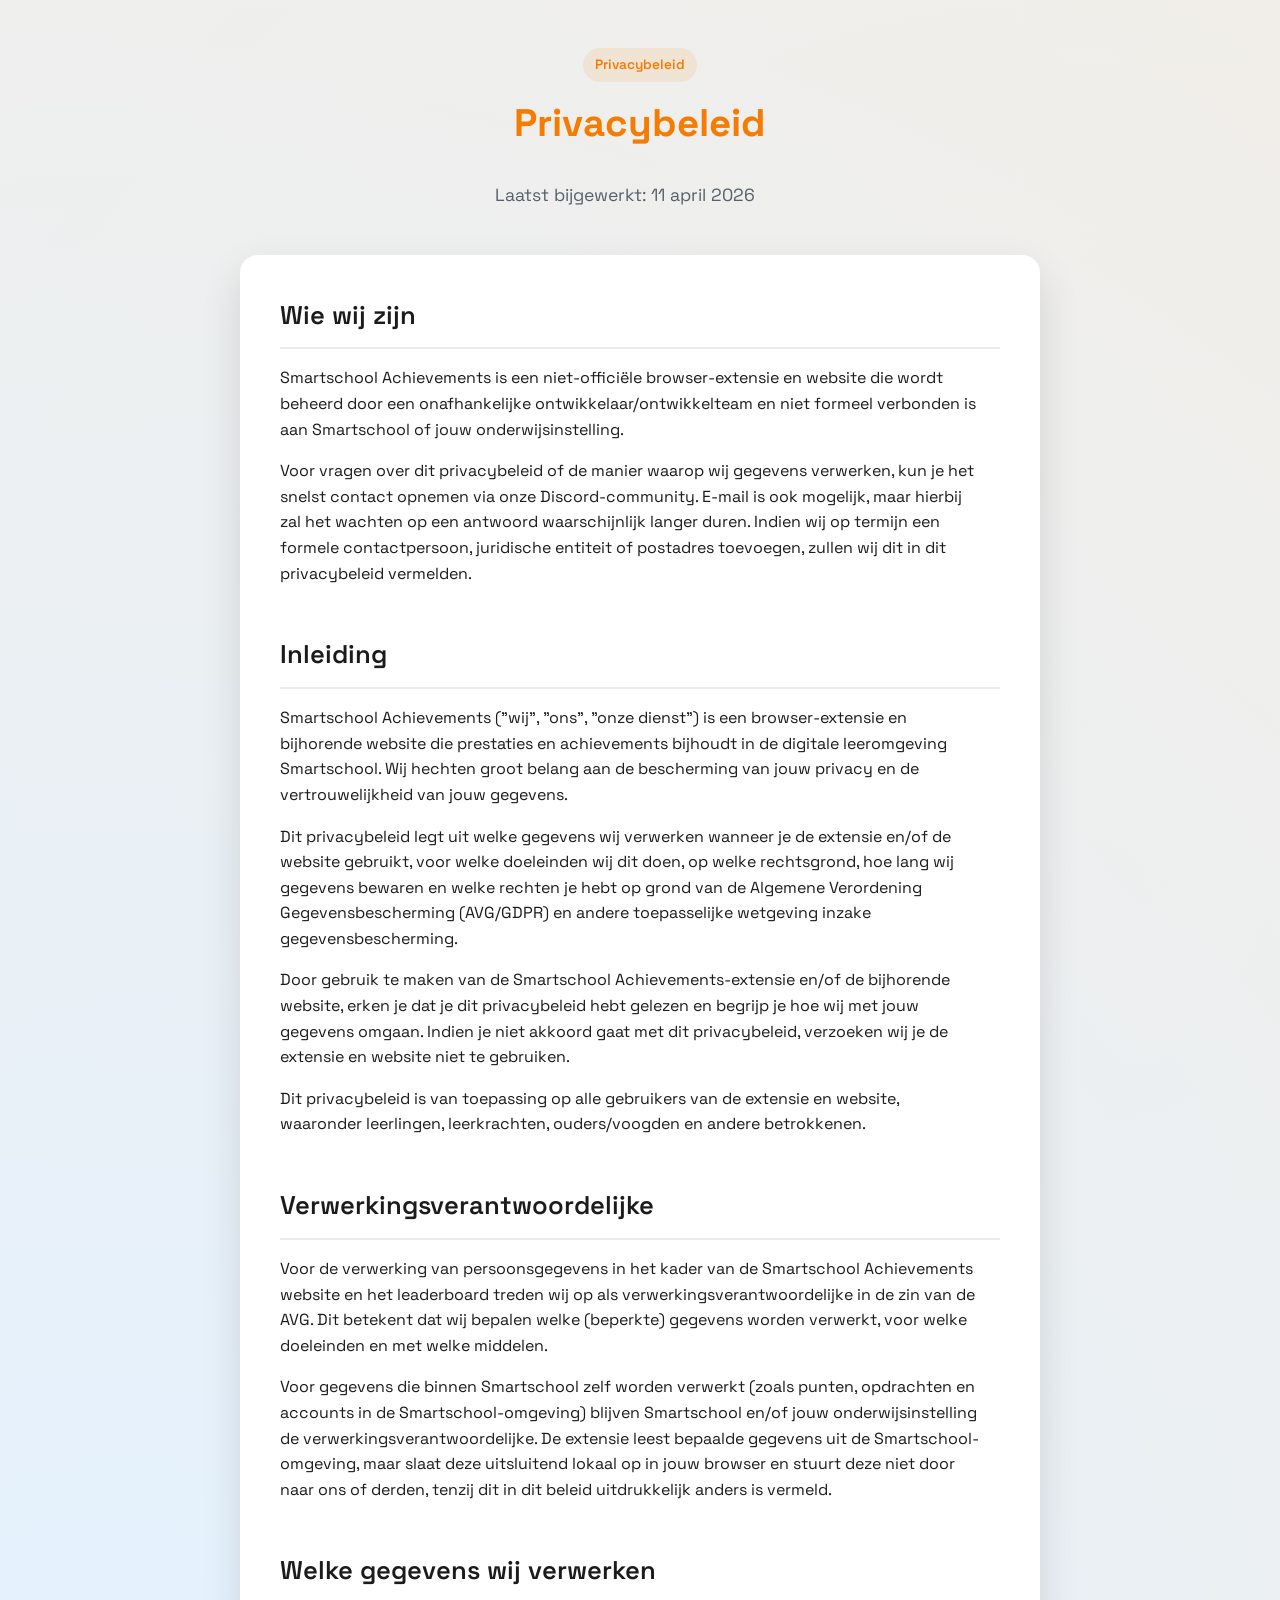
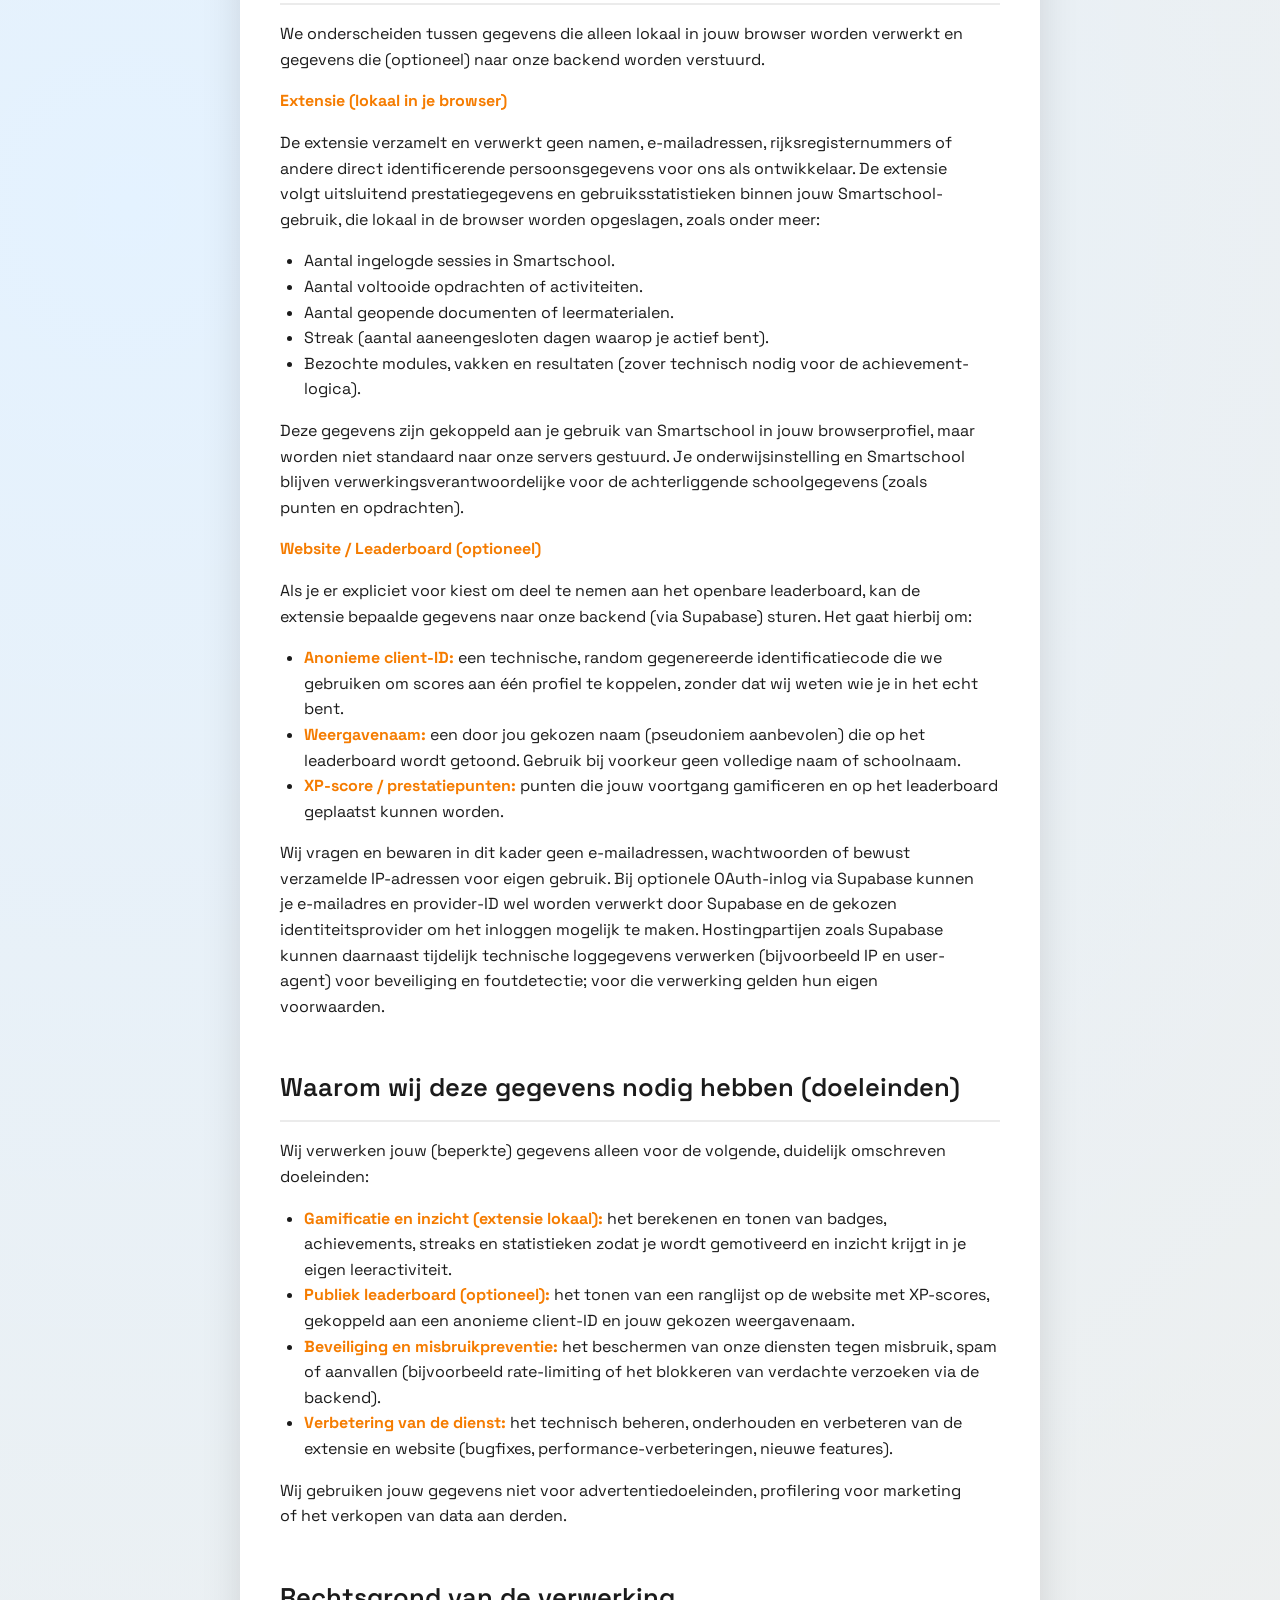
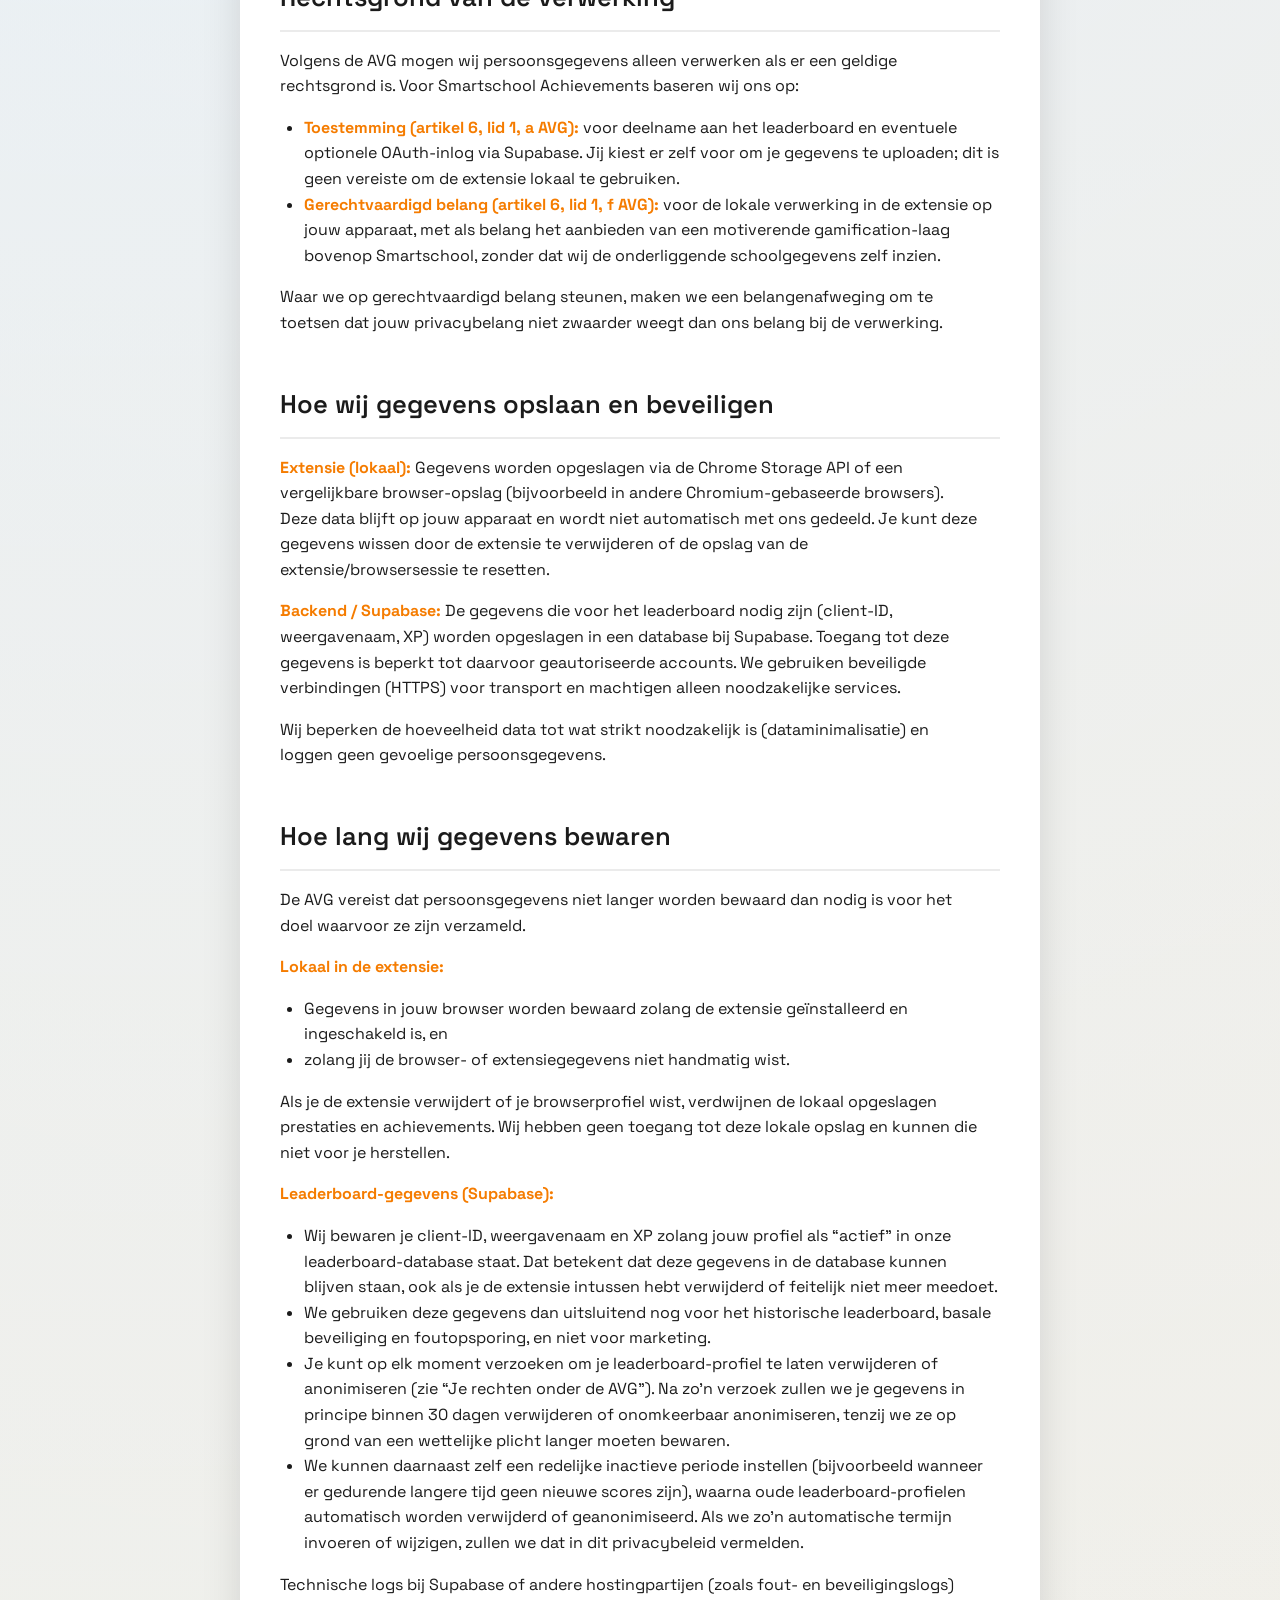
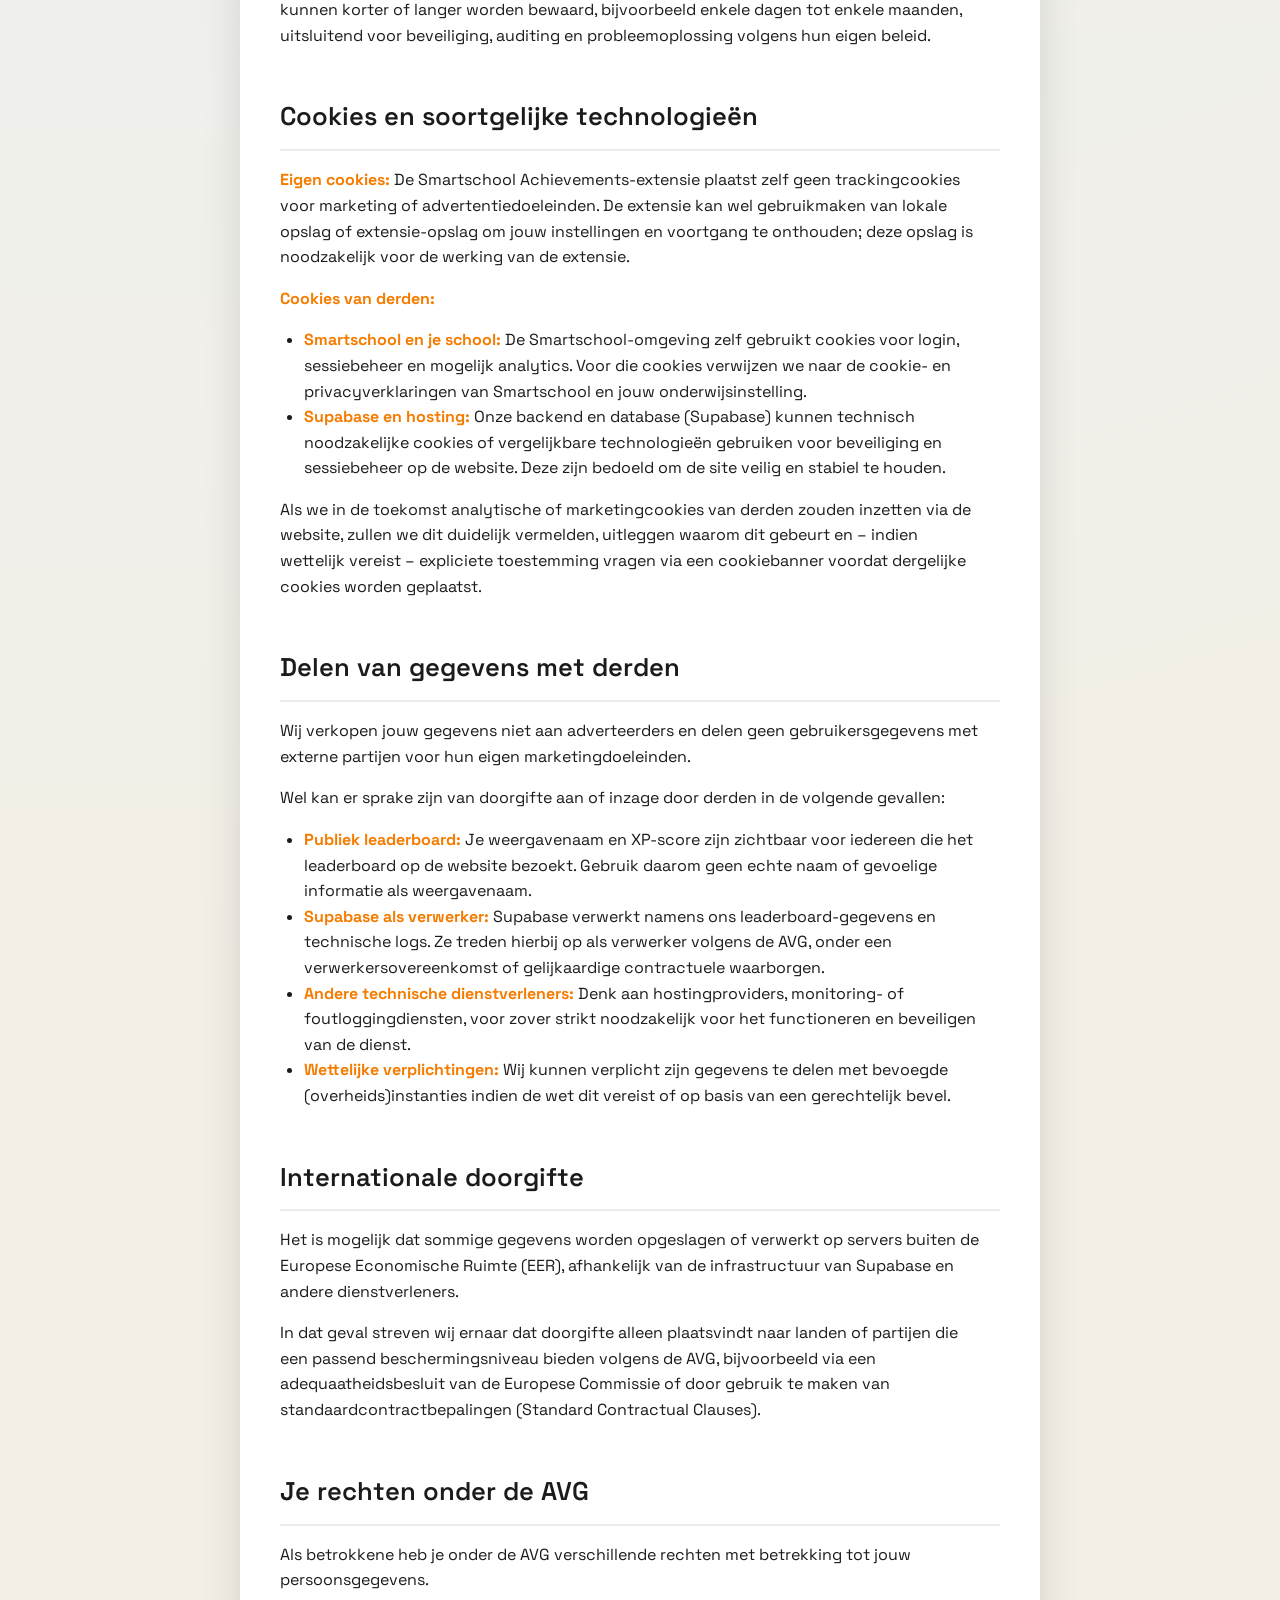
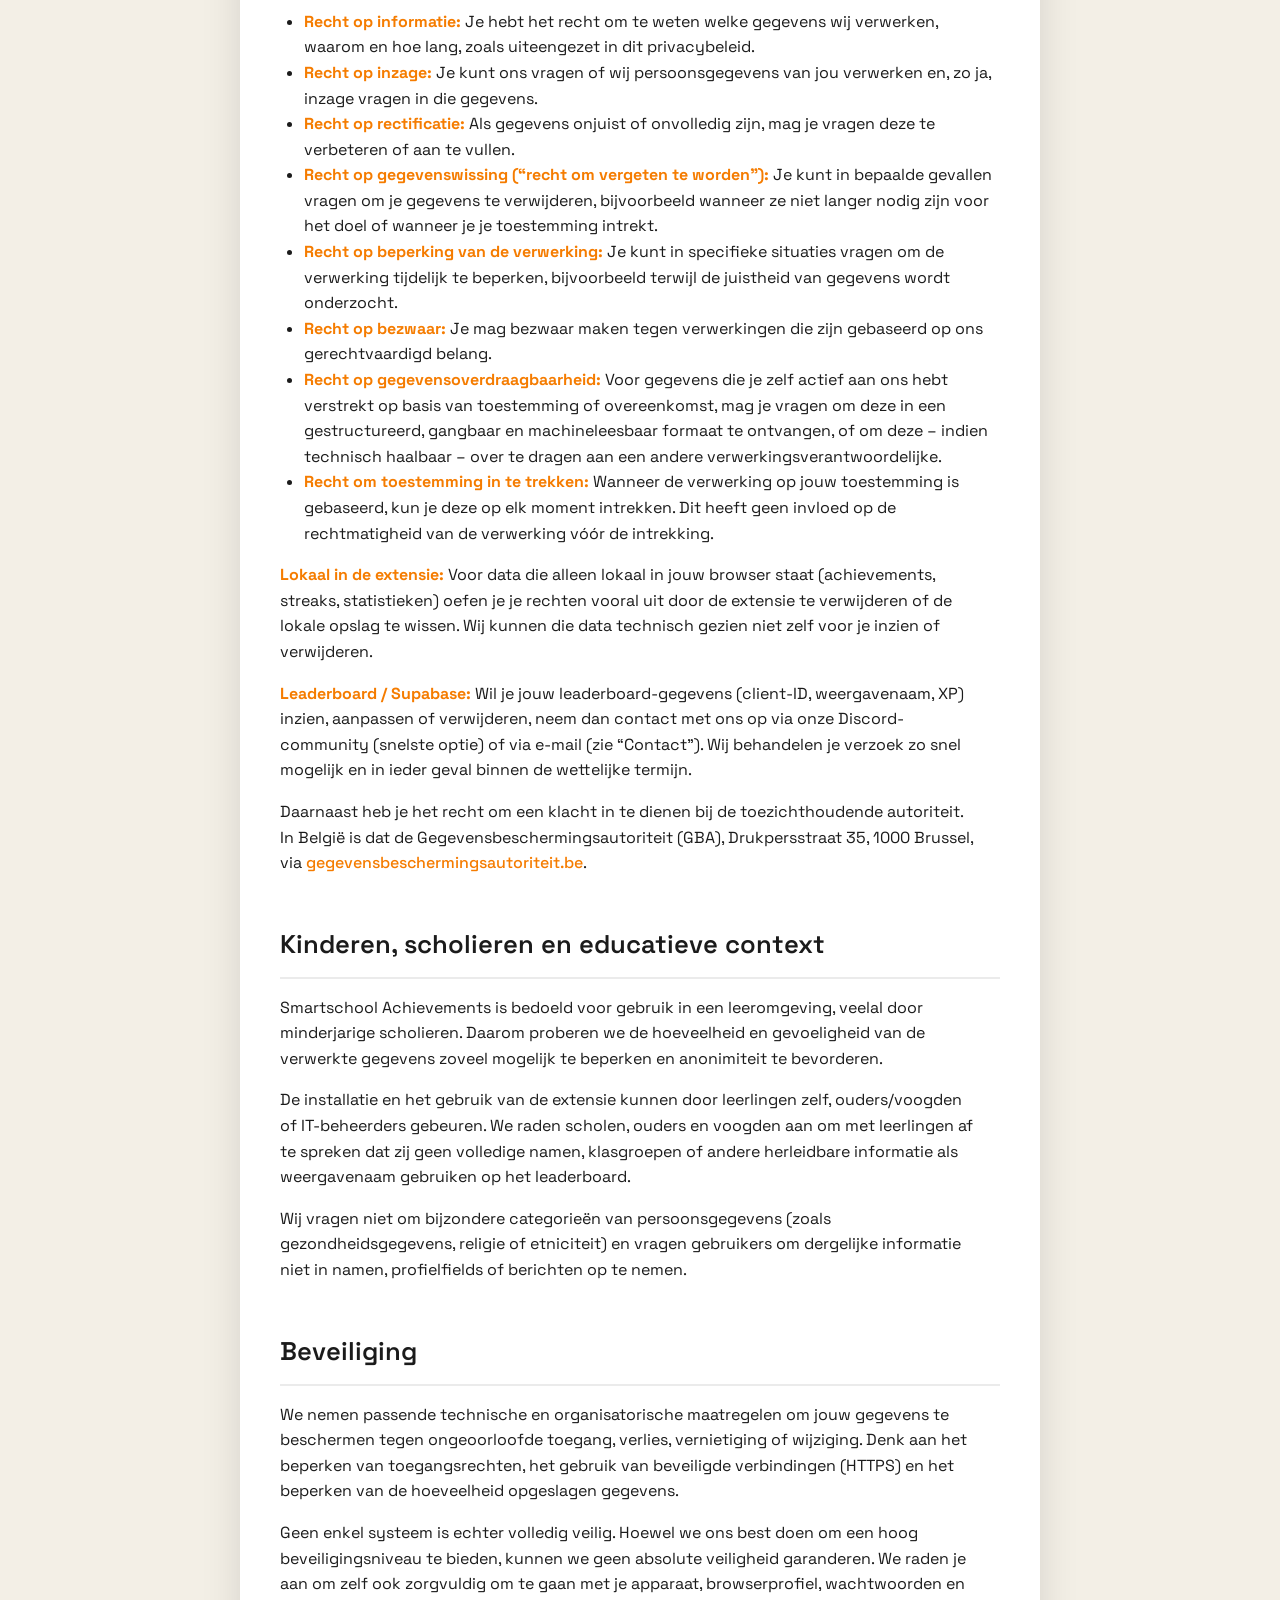
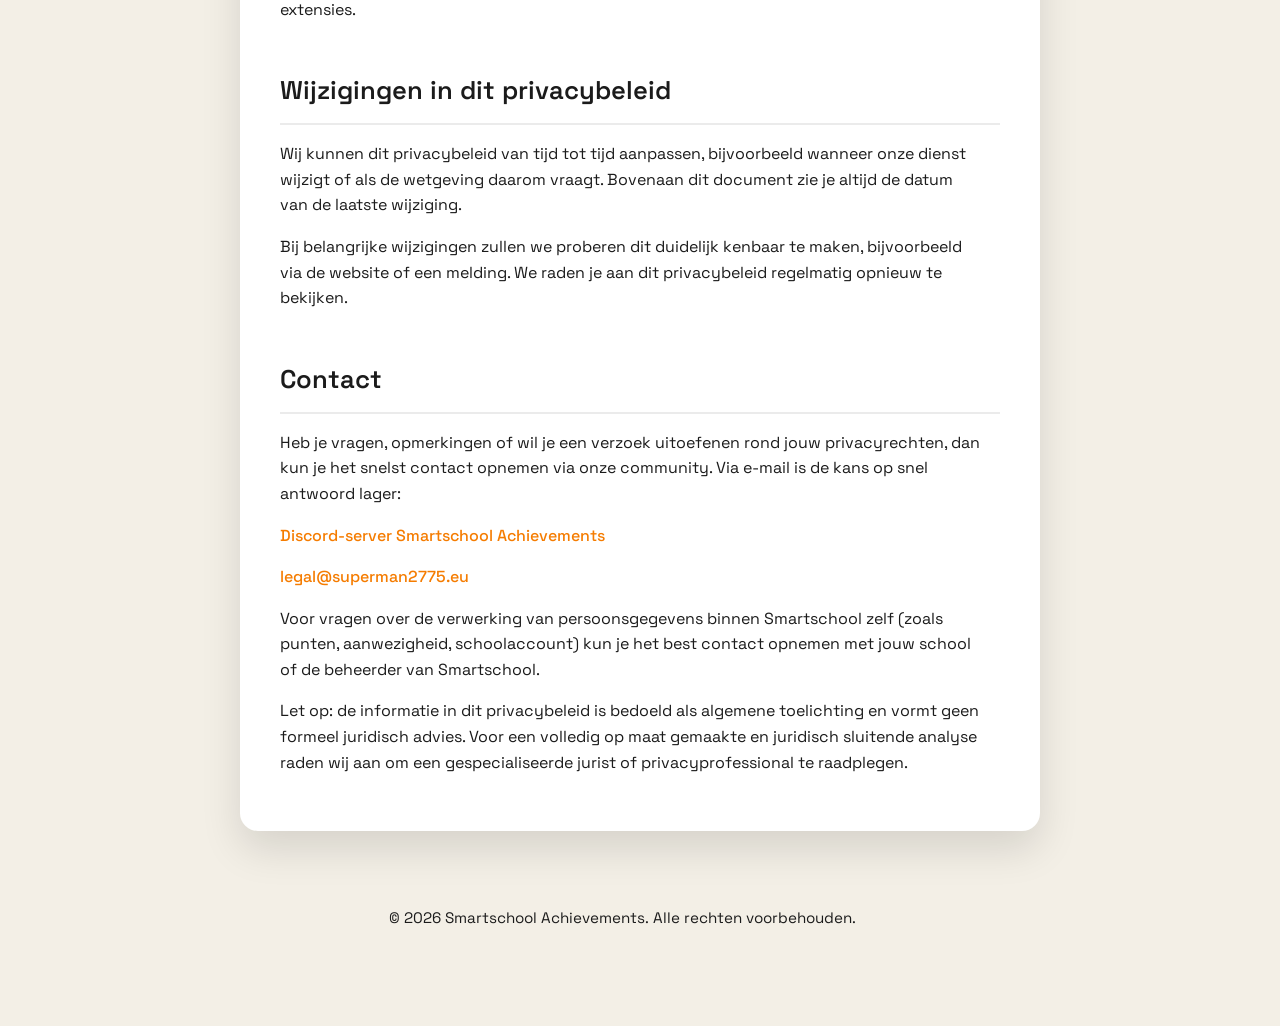
<file: website/privacy-policy.html>
﻿<!doctype html>
<html lang="nl">
  <head>
    <meta charset="utf-8" />
    <meta name="viewport" content="width=device-width, initial-scale=1" />
    <title>Privacybeleid - Smartschool Achievements</title>
    <link rel="preconnect" href="https://fonts.googleapis.com" />
    <link rel="preconnect" href="https://fonts.gstatic.com" crossorigin />
    <link
      href="https://fonts.googleapis.com/css2?family=Space+Grotesk:wght@400;500;600;700&family=IBM+Plex+Mono:wght@400;500&display=swap"
      rel="stylesheet"
    />
    <style>
      :root {
        --bg: #f3efe6;
        --bg-accent: #e4f2ff;
        --ink: #1b1b1b;
        --muted: #57606a;
        --card: #ffffff;
        --accent: #f57c00;
        --accent-2: #00897b;
        --shadow: 0 18px 40px rgba(0, 0, 0, 0.12);
      }

      * {
        box-sizing: border-box;
      }

      body {
        margin: 0;
        font-family: "Space Grotesk", system-ui, sans-serif;
        color: var(--ink);
        background: radial-gradient(circle at 10% 20%, var(--bg-accent), transparent 55%),
          radial-gradient(circle at 85% 10%, #ffe9d1, transparent 50%),
          var(--bg);
        min-height: 100vh;
        padding: 48px 20px;
        line-height: 1.6;
      }

      .shell {
        width: min(960px, 100%);
        margin: 0 auto;
        display: grid;
        gap: 28px;
        max-width: 800px;
      }

      header {
        display: grid;
        gap: 10px;
        text-align: center;
      }

      h1 {
        font-size: clamp(2.1rem, 3vw, 3rem);
        margin: 0;
        color: var(--accent);
      }

      .meta {
        color: var(--muted);
        font-size: 1.1rem;
      }

      .policy-card {
        background: var(--card);
        border-radius: 18px;
        box-shadow: var(--shadow);
        padding: 40px;
        display: grid;
        gap: 2rem;
      }

      h2 {
        font-size: 1.6rem;
        margin: 0;
        color: var(--ink);
        font-weight: 600;
        border-bottom: 2px solid rgba(0,0,0,0.08);
        padding-bottom: 0.75rem;
      }

      p, li {
        color: var(--ink);
        max-width: 70ch;
      }

      ul {
        padding-left: 1.5rem;
      }

      strong {
        color: var(--accent);
      }

      a {
        color: var(--accent);
        text-decoration: none;
        font-weight: 500;
      }

      a:hover {
        text-decoration: underline;
      }

      footer {
        text-align: center;
        padding: 2rem;
        color: var(--muted);
        font-size: 0.95rem;
      }

      .back-link {
        display: inline-flex;
        align-items: center;
        gap: 8px;
        padding: 8px 16px;
        border: 1px solid rgba(0,0,0,0.12);
        border-radius: 999px;
        background: var(--card);
        color: var(--ink);
        font-weight: 600;
        text-decoration: none;
        font-size: 0.9rem;
        transition: all 160ms ease;
        width: fit-content;
        margin: 0 auto;
      }

      .back-link:hover {
        transform: translateY(-1px);
        box-shadow: 0 8px 16px rgba(0,0,0,0.08);
      }

      @media (max-width: 720px) {
        body {
          padding: 24px 16px;
        }
        .policy-card {
          padding: 24px;
        }
      }
    </style>
  </head>
  <body>
    <div class="shell">
      <header>
        <span style="background: rgba(245,124,0,0.1); color: var(--accent); padding: 6px 12px; border-radius: 999px; font-size: 0.85rem; font-weight: 600; width: fit-content; margin: 0 auto;">Privacybeleid</span>
        <h1>Privacybeleid</h1>
        <p class="meta">Laatst bijgewerkt: 11 april 2026</p>
      </header>

      <section class="policy-card">
        <section>
          <h2>Wie wij zijn</h2>
          <p>Smartschool Achievements is een niet-officiële browser-extensie en website die wordt beheerd door een onafhankelijke ontwikkelaar/ontwikkelteam en niet formeel verbonden is aan Smartschool of jouw onderwijsinstelling.</p>
          <p>Voor vragen over dit privacybeleid of de manier waarop wij gegevens verwerken, kun je het snelst contact opnemen via onze Discord-community. E-mail is ook mogelijk, maar hierbij zal het wachten op een antwoord waarschijnlijk langer duren. Indien wij op termijn een formele contactpersoon, juridische entiteit of postadres toevoegen, zullen wij dit in dit privacybeleid vermelden.</p>
        </section>

        <section>
          <h2>Inleiding</h2>
          <p>Smartschool Achievements ("wij", "ons", "onze dienst") is een browser-extensie en bijhorende website die prestaties en achievements bijhoudt in de digitale leeromgeving Smartschool. Wij hechten groot belang aan de bescherming van jouw privacy en de vertrouwelijkheid van jouw gegevens.</p>
          <p>Dit privacybeleid legt uit welke gegevens wij verwerken wanneer je de extensie en/of de website gebruikt, voor welke doeleinden wij dit doen, op welke rechtsgrond, hoe lang wij gegevens bewaren en welke rechten je hebt op grond van de Algemene Verordening Gegevensbescherming (AVG/GDPR) en andere toepasselijke wetgeving inzake gegevensbescherming.</p>
          <p>Door gebruik te maken van de Smartschool Achievements-extensie en/of de bijhorende website, erken je dat je dit privacybeleid hebt gelezen en begrijp je hoe wij met jouw gegevens omgaan. Indien je niet akkoord gaat met dit privacybeleid, verzoeken wij je de extensie en website niet te gebruiken.</p>
          <p>Dit privacybeleid is van toepassing op alle gebruikers van de extensie en website, waaronder leerlingen, leerkrachten, ouders/voogden en andere betrokkenen.</p>
        </section>

        <section>
          <h2>Verwerkingsverantwoordelijke</h2>
          <p>Voor de verwerking van persoonsgegevens in het kader van de Smartschool Achievements website en het leaderboard treden wij op als verwerkingsverantwoordelijke in de zin van de AVG. Dit betekent dat wij bepalen welke (beperkte) gegevens worden verwerkt, voor welke doeleinden en met welke middelen.</p>
          <p>Voor gegevens die binnen Smartschool zelf worden verwerkt (zoals punten, opdrachten en accounts in de Smartschool-omgeving) blijven Smartschool en/of jouw onderwijsinstelling de verwerkingsverantwoordelijke. De extensie leest bepaalde gegevens uit de Smartschool-omgeving, maar slaat deze uitsluitend lokaal op in jouw browser en stuurt deze niet door naar ons of derden, tenzij dit in dit beleid uitdrukkelijk anders is vermeld.</p>
        </section>

        <section>
          <h2>Welke gegevens wij verwerken</h2>
          <p>We onderscheiden tussen gegevens die alleen lokaal in jouw browser worden verwerkt en gegevens die (optioneel) naar onze backend worden verstuurd.</p>

          <p><strong>Extensie (lokaal in je browser)</strong></p>
          <p>De extensie verzamelt en verwerkt geen namen, e-mailadressen, rijksregisternummers of andere direct identificerende persoonsgegevens voor ons als ontwikkelaar. De extensie volgt uitsluitend prestatiegegevens en gebruiksstatistieken binnen jouw Smartschool-gebruik, die lokaal in de browser worden opgeslagen, zoals onder meer:</p>
          <ul>
            <li>Aantal ingelogde sessies in Smartschool.</li>
            <li>Aantal voltooide opdrachten of activiteiten.</li>
            <li>Aantal geopende documenten of leermaterialen.</li>
            <li>Streak (aantal aaneengesloten dagen waarop je actief bent).</li>
            <li>Bezochte modules, vakken en resultaten (zover technisch nodig voor de achievement-logica).</li>
          </ul>
          <p>Deze gegevens zijn gekoppeld aan je gebruik van Smartschool in jouw browserprofiel, maar worden niet standaard naar onze servers gestuurd. Je onderwijsinstelling en Smartschool blijven verwerkingsverantwoordelijke voor de achterliggende schoolgegevens (zoals punten en opdrachten).</p>

          <p><strong>Website / Leaderboard (optioneel)</strong></p>
          <p>Als je er expliciet voor kiest om deel te nemen aan het openbare leaderboard, kan de extensie bepaalde gegevens naar onze backend (via Supabase) sturen. Het gaat hierbij om:</p>
          <ul>
            <li><strong>Anonieme client-ID:</strong> een technische, random gegenereerde identificatiecode die we gebruiken om scores aan één profiel te koppelen, zonder dat wij weten wie je in het echt bent.</li>
            <li><strong>Weergavenaam:</strong> een door jou gekozen naam (pseudoniem aanbevolen) die op het leaderboard wordt getoond. Gebruik bij voorkeur geen volledige naam of schoolnaam.</li>
            <li><strong>XP-score / prestatiepunten:</strong> punten die jouw voortgang gamificeren en op het leaderboard geplaatst kunnen worden.</li>
          </ul>
          <p>Wij vragen en bewaren in dit kader geen e-mailadressen, wachtwoorden of bewust verzamelde IP-adressen voor eigen gebruik. Bij optionele OAuth-inlog via Supabase kunnen je e-mailadres en provider-ID wel worden verwerkt door Supabase en de gekozen identiteitsprovider om het inloggen mogelijk te maken. Hostingpartijen zoals Supabase kunnen daarnaast tijdelijk technische loggegevens verwerken (bijvoorbeeld IP en user-agent) voor beveiliging en foutdetectie; voor die verwerking gelden hun eigen voorwaarden.</p>
        </section>

        <section>
          <h2>Waarom wij deze gegevens nodig hebben (doeleinden)</h2>
          <p>Wij verwerken jouw (beperkte) gegevens alleen voor de volgende, duidelijk omschreven doeleinden:</p>
          <ul>
            <li><strong>Gamificatie en inzicht (extensie lokaal):</strong> het berekenen en tonen van badges, achievements, streaks en statistieken zodat je wordt gemotiveerd en inzicht krijgt in je eigen leeractiviteit.</li>
            <li><strong>Publiek leaderboard (optioneel):</strong> het tonen van een ranglijst op de website met XP-scores, gekoppeld aan een anonieme client-ID en jouw gekozen weergavenaam.</li>
            <li><strong>Beveiliging en misbruikpreventie:</strong> het beschermen van onze diensten tegen misbruik, spam of aanvallen (bijvoorbeeld rate-limiting of het blokkeren van verdachte verzoeken via de backend).</li>
            <li><strong>Verbetering van de dienst:</strong> het technisch beheren, onderhouden en verbeteren van de extensie en website (bugfixes, performance-verbeteringen, nieuwe features).</li>
          </ul>
          <p>Wij gebruiken jouw gegevens niet voor advertentiedoeleinden, profilering voor marketing of het verkopen van data aan derden.</p>
        </section>

        <section>
          <h2>Rechtsgrond van de verwerking</h2>
          <p>Volgens de AVG mogen wij persoonsgegevens alleen verwerken als er een geldige rechtsgrond is. Voor Smartschool Achievements baseren wij ons op:</p>
          <ul>
            <li><strong>Toestemming (artikel 6, lid 1, a AVG):</strong> voor deelname aan het leaderboard en eventuele optionele OAuth-inlog via Supabase. Jij kiest er zelf voor om je gegevens te uploaden; dit is geen vereiste om de extensie lokaal te gebruiken.</li>
            <li><strong>Gerechtvaardigd belang (artikel 6, lid 1, f AVG):</strong> voor de lokale verwerking in de extensie op jouw apparaat, met als belang het aanbieden van een motiverende gamification-laag bovenop Smartschool, zonder dat wij de onderliggende schoolgegevens zelf inzien.</li>
          </ul>
          <p>Waar we op gerechtvaardigd belang steunen, maken we een belangenafweging om te toetsen dat jouw privacybelang niet zwaarder weegt dan ons belang bij de verwerking.</p>
        </section>

        <section>
          <h2>Hoe wij gegevens opslaan en beveiligen</h2>
          <p><strong>Extensie (lokaal):</strong> Gegevens worden opgeslagen via de Chrome Storage API of een vergelijkbare browser-opslag (bijvoorbeeld in andere Chromium-gebaseerde browsers). Deze data blijft op jouw apparaat en wordt niet automatisch met ons gedeeld. Je kunt deze gegevens wissen door de extensie te verwijderen of de opslag van de extensie/browsersessie te resetten.</p>
          <p><strong>Backend / Supabase:</strong> De gegevens die voor het leaderboard nodig zijn (client-ID, weergavenaam, XP) worden opgeslagen in een database bij Supabase. Toegang tot deze gegevens is beperkt tot daarvoor geautoriseerde accounts. We gebruiken beveiligde verbindingen (HTTPS) voor transport en machtigen alleen noodzakelijke services.</p>
          <p>Wij beperken de hoeveelheid data tot wat strikt noodzakelijk is (dataminimalisatie) en loggen geen gevoelige persoonsgegevens.</p>
        </section>

        <section>
          <h2>Hoe lang wij gegevens bewaren</h2>
          <p>De AVG vereist dat persoonsgegevens niet langer worden bewaard dan nodig is voor het doel waarvoor ze zijn verzameld.</p>

          <p><strong>Lokaal in de extensie:</strong></p>
          <ul>
            <li>Gegevens in jouw browser worden bewaard zolang de extensie geïnstalleerd en ingeschakeld is, en</li>
            <li>zolang jij de browser- of extensiegegevens niet handmatig wist.</li>
          </ul>
          <p>Als je de extensie verwijdert of je browserprofiel wist, verdwijnen de lokaal opgeslagen prestaties en achievements. Wij hebben geen toegang tot deze lokale opslag en kunnen die niet voor je herstellen.</p>

          <p><strong>Leaderboard-gegevens (Supabase):</strong></p>
          <ul>
            <li>Wij bewaren je client-ID, weergavenaam en XP zolang jouw profiel als “actief” in onze leaderboard-database staat. Dat betekent dat deze gegevens in de database kunnen blijven staan, ook als je de extensie intussen hebt verwijderd of feitelijk niet meer meedoet.</li>
            <li>We gebruiken deze gegevens dan uitsluitend nog voor het historische leaderboard, basale beveiliging en foutopsporing, en niet voor marketing.</li>
            <li>Je kunt op elk moment verzoeken om je leaderboard-profiel te laten verwijderen of anonimiseren (zie “Je rechten onder de AVG”). Na zo’n verzoek zullen we je gegevens in principe binnen 30 dagen verwijderen of onomkeerbaar anonimiseren, tenzij we ze op grond van een wettelijke plicht langer moeten bewaren.</li>
            <li>We kunnen daarnaast zelf een redelijke inactieve periode instellen (bijvoorbeeld wanneer er gedurende langere tijd geen nieuwe scores zijn), waarna oude leaderboard-profielen automatisch worden verwijderd of geanonimiseerd. Als we zo’n automatische termijn invoeren of wijzigen, zullen we dat in dit privacybeleid vermelden.</li>
          </ul>

          <p>Technische logs bij Supabase of andere hostingpartijen (zoals fout- en beveiligingslogs) kunnen korter of langer worden bewaard, bijvoorbeeld enkele dagen tot enkele maanden, uitsluitend voor beveiliging, auditing en probleemoplossing volgens hun eigen beleid.</p>
        </section>

        <section>
          <h2>Cookies en soortgelijke technologieën</h2>
          <p><strong>Eigen cookies:</strong> De Smartschool Achievements-extensie plaatst zelf geen trackingcookies voor marketing of advertentiedoeleinden. De extensie kan wel gebruikmaken van lokale opslag of extensie-opslag om jouw instellingen en voortgang te onthouden; deze opslag is noodzakelijk voor de werking van de extensie.</p>
          <p><strong>Cookies van derden:</strong></p>
          <ul>
            <li><strong>Smartschool en je school:</strong> De Smartschool-omgeving zelf gebruikt cookies voor login, sessiebeheer en mogelijk analytics. Voor die cookies verwijzen we naar de cookie- en privacyverklaringen van Smartschool en jouw onderwijsinstelling.</li>
            <li><strong>Supabase en hosting:</strong> Onze backend en database (Supabase) kunnen technisch noodzakelijke cookies of vergelijkbare technologieën gebruiken voor beveiliging en sessiebeheer op de website. Deze zijn bedoeld om de site veilig en stabiel te houden.</li>
          </ul>
          <p>Als we in de toekomst analytische of marketingcookies van derden zouden inzetten via de website, zullen we dit duidelijk vermelden, uitleggen waarom dit gebeurt en – indien wettelijk vereist – expliciete toestemming vragen via een cookiebanner voordat dergelijke cookies worden geplaatst.</p>
        </section>

        <section>
          <h2>Delen van gegevens met derden</h2>
          <p>Wij verkopen jouw gegevens niet aan adverteerders en delen geen gebruikersgegevens met externe partijen voor hun eigen marketingdoeleinden.</p>
          <p>Wel kan er sprake zijn van doorgifte aan of inzage door derden in de volgende gevallen:</p>
          <ul>
            <li><strong>Publiek leaderboard:</strong> Je weergavenaam en XP-score zijn zichtbaar voor iedereen die het leaderboard op de website bezoekt. Gebruik daarom geen echte naam of gevoelige informatie als weergavenaam.</li>
            <li><strong>Supabase als verwerker:</strong> Supabase verwerkt namens ons leaderboard-gegevens en technische logs. Ze treden hierbij op als verwerker volgens de AVG, onder een verwerkersovereenkomst of gelijkaardige contractuele waarborgen.</li>
            <li><strong>Andere technische dienstverleners:</strong> Denk aan hostingproviders, monitoring- of foutloggingdiensten, voor zover strikt noodzakelijk voor het functioneren en beveiligen van de dienst.</li>
            <li><strong>Wettelijke verplichtingen:</strong> Wij kunnen verplicht zijn gegevens te delen met bevoegde (overheids)instanties indien de wet dit vereist of op basis van een gerechtelijk bevel.</li>
          </ul>
        </section>

        <section>
          <h2>Internationale doorgifte</h2>
          <p>Het is mogelijk dat sommige gegevens worden opgeslagen of verwerkt op servers buiten de Europese Economische Ruimte (EER), afhankelijk van de infrastructuur van Supabase en andere dienstverleners.</p>
          <p>In dat geval streven wij ernaar dat doorgifte alleen plaatsvindt naar landen of partijen die een passend beschermingsniveau bieden volgens de AVG, bijvoorbeeld via een adequaatheidsbesluit van de Europese Commissie of door gebruik te maken van standaardcontractbepalingen (Standard Contractual Clauses).</p>
        </section>

        <section>
          <h2>Je rechten onder de AVG</h2>
          <p>Als betrokkene heb je onder de AVG verschillende rechten met betrekking tot jouw persoonsgegevens.</p>
          <ul>
            <li><strong>Recht op informatie:</strong> Je hebt het recht om te weten welke gegevens wij verwerken, waarom en hoe lang, zoals uiteengezet in dit privacybeleid.</li>
            <li><strong>Recht op inzage:</strong> Je kunt ons vragen of wij persoonsgegevens van jou verwerken en, zo ja, inzage vragen in die gegevens.</li>
            <li><strong>Recht op rectificatie:</strong> Als gegevens onjuist of onvolledig zijn, mag je vragen deze te verbeteren of aan te vullen.</li>
            <li><strong>Recht op gegevenswissing (“recht om vergeten te worden”):</strong> Je kunt in bepaalde gevallen vragen om je gegevens te verwijderen, bijvoorbeeld wanneer ze niet langer nodig zijn voor het doel of wanneer je je toestemming intrekt.</li>
            <li><strong>Recht op beperking van de verwerking:</strong> Je kunt in specifieke situaties vragen om de verwerking tijdelijk te beperken, bijvoorbeeld terwijl de juistheid van gegevens wordt onderzocht.</li>
            <li><strong>Recht op bezwaar:</strong> Je mag bezwaar maken tegen verwerkingen die zijn gebaseerd op ons gerechtvaardigd belang.</li>
            <li><strong>Recht op gegevensoverdraagbaarheid:</strong> Voor gegevens die je zelf actief aan ons hebt verstrekt op basis van toestemming of overeenkomst, mag je vragen om deze in een gestructureerd, gangbaar en machineleesbaar formaat te ontvangen, of om deze – indien technisch haalbaar – over te dragen aan een andere verwerkingsverantwoordelijke.</li>
            <li><strong>Recht om toestemming in te trekken:</strong> Wanneer de verwerking op jouw toestemming is gebaseerd, kun je deze op elk moment intrekken. Dit heeft geen invloed op de rechtmatigheid van de verwerking vóór de intrekking.</li>
          </ul>
          <p><strong>Lokaal in de extensie:</strong> Voor data die alleen lokaal in jouw browser staat (achievements, streaks, statistieken) oefen je je rechten vooral uit door de extensie te verwijderen of de lokale opslag te wissen. Wij kunnen die data technisch gezien niet zelf voor je inzien of verwijderen.</p>
          <p><strong>Leaderboard / Supabase:</strong> Wil je jouw leaderboard-gegevens (client-ID, weergavenaam, XP) inzien, aanpassen of verwijderen, neem dan contact met ons op via onze Discord-community (snelste optie) of via e-mail (zie “Contact”). Wij behandelen je verzoek zo snel mogelijk en in ieder geval binnen de wettelijke termijn.</p>
          <p>Daarnaast heb je het recht om een klacht in te dienen bij de toezichthoudende autoriteit. In België is dat de Gegevensbeschermingsautoriteit (GBA), Drukpersstraat 35, 1000 Brussel, via <a href="https://www.gegevensbeschermingsautoriteit.be" target="_blank" rel="noreferrer">gegevensbeschermingsautoriteit.be</a>.</p>
        </section>

        <section>
          <h2>Kinderen, scholieren en educatieve context</h2>
          <p>Smartschool Achievements is bedoeld voor gebruik in een leeromgeving, veelal door minderjarige scholieren. Daarom proberen we de hoeveelheid en gevoeligheid van de verwerkte gegevens zoveel mogelijk te beperken en anonimiteit te bevorderen.</p>
          <p>De installatie en het gebruik van de extensie kunnen door leerlingen zelf, ouders/voogden of IT-beheerders gebeuren. We raden scholen, ouders en voogden aan om met leerlingen af te spreken dat zij geen volledige namen, klasgroepen of andere herleidbare informatie als weergavenaam gebruiken op het leaderboard.</p>
          <p>Wij vragen niet om bijzondere categorieën van persoonsgegevens (zoals gezondheidsgegevens, religie of etniciteit) en vragen gebruikers om dergelijke informatie niet in namen, profielfields of berichten op te nemen.</p>
        </section>

        <section>
          <h2>Beveiliging</h2>
          <p>We nemen passende technische en organisatorische maatregelen om jouw gegevens te beschermen tegen ongeoorloofde toegang, verlies, vernietiging of wijziging. Denk aan het beperken van toegangsrechten, het gebruik van beveiligde verbindingen (HTTPS) en het beperken van de hoeveelheid opgeslagen gegevens.</p>
          <p>Geen enkel systeem is echter volledig veilig. Hoewel we ons best doen om een hoog beveiligingsniveau te bieden, kunnen we geen absolute veiligheid garanderen. We raden je aan om zelf ook zorgvuldig om te gaan met je apparaat, browserprofiel, wachtwoorden en extensies.</p>
        </section>

        <section>
          <h2>Wijzigingen in dit privacybeleid</h2>
          <p>Wij kunnen dit privacybeleid van tijd tot tijd aanpassen, bijvoorbeeld wanneer onze dienst wijzigt of als de wetgeving daarom vraagt. Bovenaan dit document zie je altijd de datum van de laatste wijziging.</p>
          <p>Bij belangrijke wijzigingen zullen we proberen dit duidelijk kenbaar te maken, bijvoorbeeld via de website of een melding. We raden je aan dit privacybeleid regelmatig opnieuw te bekijken.</p>
        </section>

        <section>
          <h2>Contact</h2>
          <p>Heb je vragen, opmerkingen of wil je een verzoek uitoefenen rond jouw privacyrechten, dan kun je het snelst contact opnemen via onze community. Via e-mail is de kans op snel antwoord lager:</p>
          <p><a href="https://discord.gg/upmbz82Ffb">Discord-server Smartschool Achievements</a></p>
          <p><a href="mailto:legal@superman2775.eu">legal@superman2775.eu</a></p>
          <p>Voor vragen over de verwerking van persoonsgegevens binnen Smartschool zelf (zoals punten, aanwezigheid, schoolaccount) kun je het best contact opnemen met jouw school of de beheerder van Smartschool.</p>
          <p>Let op: de informatie in dit privacybeleid is bedoeld als algemene toelichting en vormt geen formeel juridisch advies. Voor een volledig op maat gemaakte en juridisch sluitende analyse raden wij aan om een gespecialiseerde jurist of privacyprofessional te raadplegen.</p>
        </section>
      </section>

      <footer>
        <p>&copy; 2026 Smartschool Achievements. Alle rechten voorbehouden.</p>
      </footer>
    </div>
  </body>
</html>
</file>
